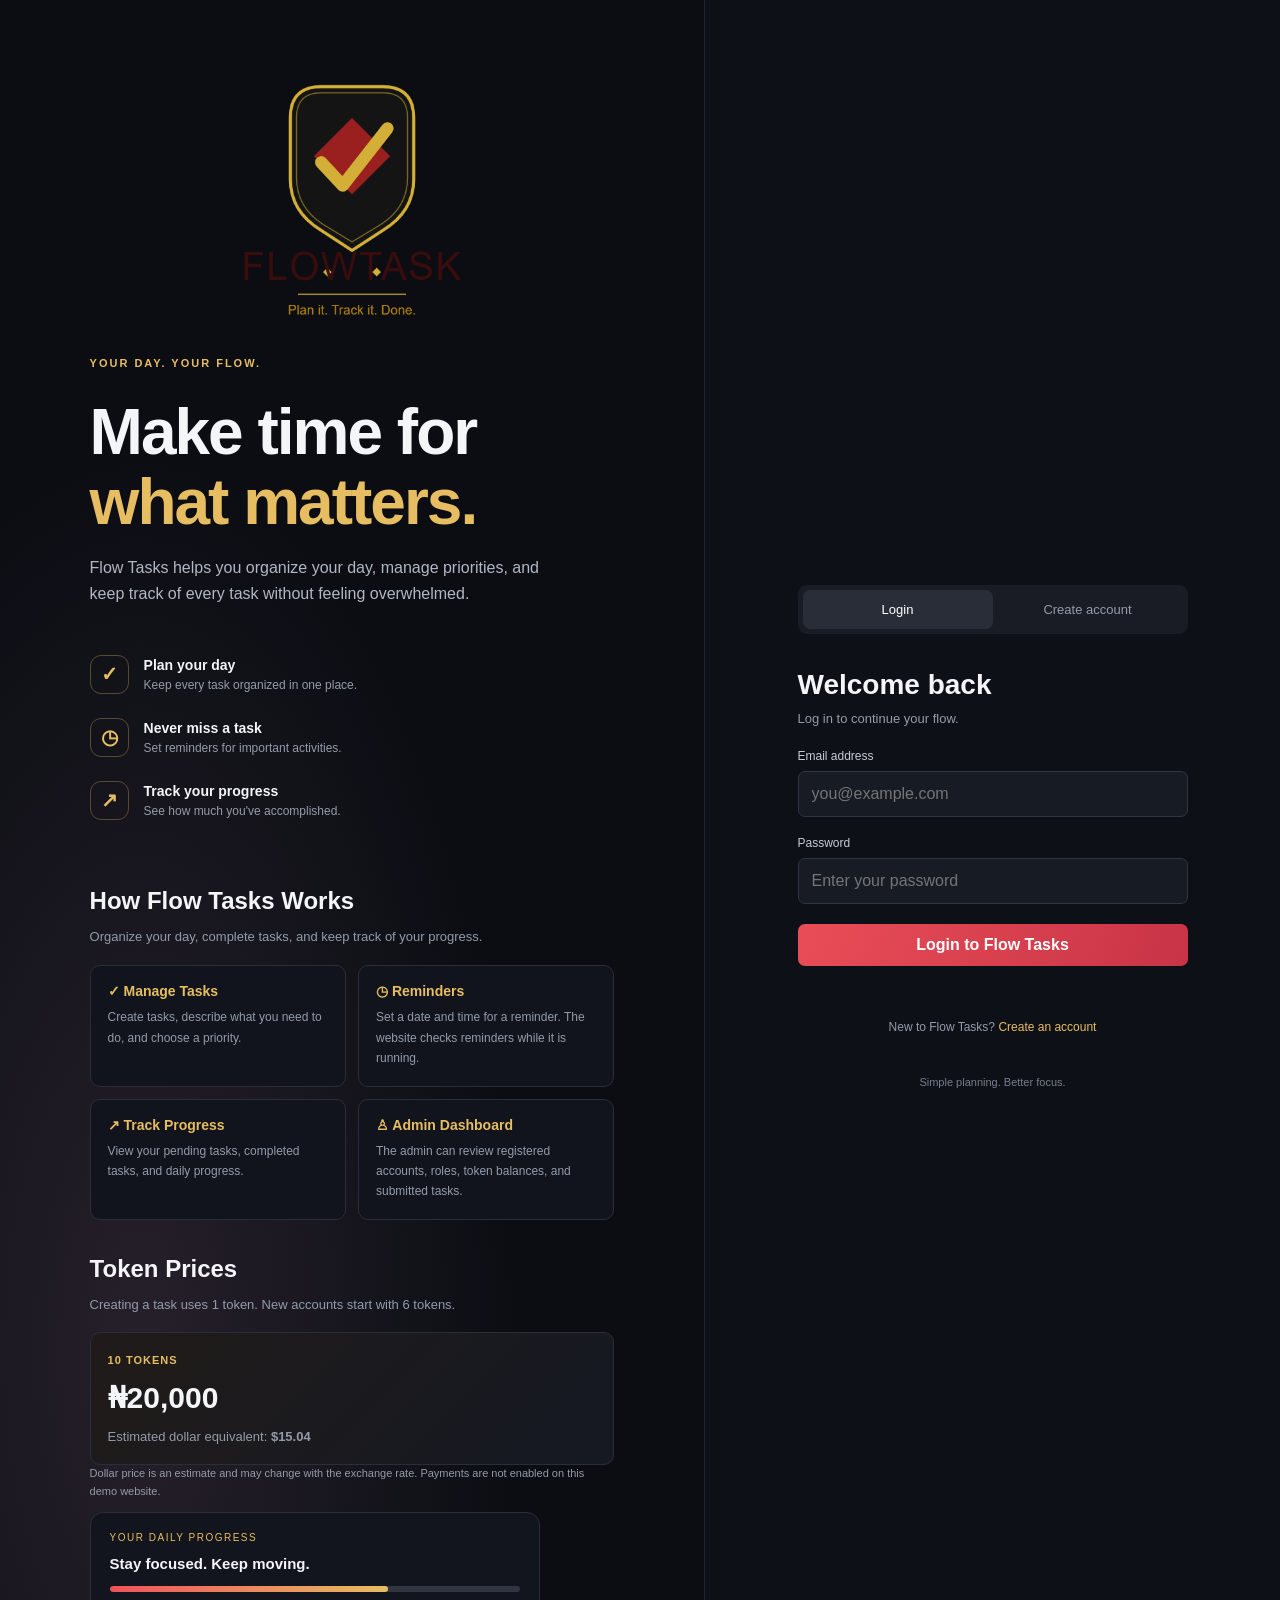
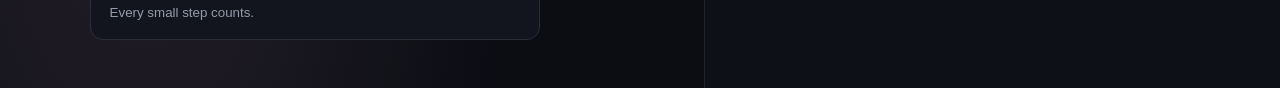
<file: index.html>
<!DOCTYPE html>
<html lang="en">
<head>
<meta charset="UTF-8">
<meta name="viewport" content="width=device-width, initial-scale=1.0">
<title>Flow Tasks</title>
<link rel="stylesheet" href="style.css">
</head>
<body>

<section id="welcome" class="welcome">
  <div class="intro">
    <div class="brand-logo">
        <img src="./image/image copy 4.png" alt="Flow Task  logo">
    </div>
    <span class="tag">YOUR DAY. YOUR FLOW.</span>
    <h1>Make time for<br><span>what matters.</span></h1>
    <p>Flow Tasks helps you organize your day, manage priorities, and keep track of every task without feeling overwhelmed.</p>

    <div class="features">
      <div><b>✓</b><span><strong>Plan your day</strong><small>Keep every task organized in one place.</small></span></div>
      <div><b>◷</b><span><strong>Never miss a task</strong><small>Set reminders for important activities.</small></span></div>
      <div><b>↗</b><span><strong>Track your progress</strong><small>See how much you've accomplished.</small></span></div>
    </div>


<section class="info-section">
  <h2>How Flow Tasks Works</h2>
  <p>Organize your day, complete tasks, and keep track of your progress.</p>

  <div class="info-grid">
    <div class="info-card">
      <h3>✓ Manage Tasks</h3>
      <p>Create tasks, describe what you need to do, and choose a priority.</p>
    </div>

    <div class="info-card">
      <h3>◷ Reminders</h3>
      <p>Set a date and time for a reminder. The website checks reminders while it is running.</p>
    </div>

    <div class="info-card">
      <h3>↗ Track Progress</h3>
      <p>View your pending tasks, completed tasks, and daily progress.</p>
    </div>

    <div class="info-card">
      <h3>♙ Admin Dashboard</h3>
      <p>The admin can review registered accounts, roles, token balances, and submitted tasks.</p>
    </div>
  </div>
</section>

<section class="pricing-section">
  <h2>Token Prices</h2>
  <p>Creating a task uses 1 token. New accounts start with 6 tokens.</p>

  <div class="price-card">
    <span>10 TOKENS</span>
    <h3>₦20,000</h3>
    <p>Estimated dollar equivalent: <strong id="tokenUsdPrice">$15.04</strong></p>
  </div>

  <p class="price-note">
    Dollar price is an estimate and may change with the exchange rate.
    Payments are not enabled on this demo website.
  </p>
</section>

    <div class="preview">
      <span>YOUR DAILY PROGRESS</span>
      <strong>Stay focused. Keep moving.</strong>
      <div class="progress"><i style="width:68%"></i></div>
      <small>Every small step counts.</small>
    </div>
  </div>

  <div class="auth-side">
    <div class="auth-box">
      <div class="mobile-brand">F <span>Flow Tasks</span></div>
      
      <div class="tabs">
        <button id="loginTab" class="tab active" onclick="switchAuth('login')">Login</button>
        <button id="signupTab" class="tab" onclick="switchAuth('signup')">Create account</button>

      </div>

      <div id="loginForm">
        <h2>Welcome back</h2>
        <p class="muted">Log in to continue your flow.</p>
        <label>Email address</label>
        <input id="loginEmail" type="email" placeholder="you@example.com" autocomplete="email">
        <label>Password</label>
        <input id="loginPassword" type="password" placeholder="Enter your password" autocomplete="current-password">
        <button class="primary full" onclick="login()">Login to Flow Tasks</button>
        <p id="loginError" class="message"></p>
        <p class="switch-text">New to Flow Tasks? <a onclick="switchAuth('signup')">Create an account</a></p>
      </div>

      <div id="signupForm" class="hidden">
        <h2>Create your account</h2>
        <p class="muted">Start planning your day today.</p>
        <label>Full name</label>
        <input id="signupName" placeholder="Your full name" autocomplete="name">
        <label>Email address</label>
        <input id="signupEmail" type="email" placeholder="you@example.com" autocomplete="email">
        <label>Password</label>
        <input id="signupPassword" type="password" placeholder="At least 6 characters" autocomplete="new-password">
        
<label>Age</label>
<input id="signupAge" type="number" placeholder="Your age" min="14">

<label>Choose Account Type</label>
<select id="signupRole" onchange="signupRoleFields()">
    <option value="user">Normal User / Worker</option>
    <option value="leader">Leader</option>
</select>

<div id="signupTeamCodeField">
    <label>Leader's Team Code</label>
    <input id="signupTeamCode" type="text" placeholder="Enter your leader's team code">
</div>

<button class="primary full" onclick="signup()">Create Account</button>
<p id="signupError" class="message"></p>
<p class="switch-text">Already have an account? <a onclick="switchAuth('login')">Login</a></p>

      </div>
    </div>
    <p class="auth-footer">Simple planning. Better focus.</p>
  </div>
</section>

<section id="app" class="app hidden">
  <aside class="sidebar">
    <div class="brand">
        <div class="logo">F</div>
        
        <b>Flow Tasks</b></div>
    
<div class="sidebar-token-pricing">
  <h3>Token Packages</h3>
  <p>Choose a package</p>
  <div class="auth-token-grid" id="authTokenGrid"></div>
</div>
    <div class="side-label">WORKSPACE</div>
   
<button class="nav active" onclick="setView('all',this)">▦ <span>All Tasks</span>
    <b id="sideTotal">0</b>
</button>

<button class="nav" onclick="setView('today',this)">◷ <span>Today</span>
</button>

<button class="nav" onclick="setView('completed',this)">✓ <span>Completed</span>
</button>

<!-- NEW WORKERS DASHBOARD BUTTON -->
<button class="nav" onclick="window.location.href='./workers.html'">
    👥 <span>Workers Dashboard</span>
</button>

<button id="adminNav" class="nav hidden" onclick="showAdmin()">♙ <span>Admin Panel</span></button>

    <div class="side-bottom">
      <div class="side-label">YOUR PROGRESS</div>
      <div class="progress-card">
        <div class="between"><span>Completed</span><b id="progressNumber">0%</b></div>
        <div class="progress"><i id="progressBar"></i></div>
        <p>Keep up the good work.</p>
      </div>
      <div class="profile">
        <div class="avatar" id="avatar">F</div>
        <div class="profile-text"><b id="profileName">User</b><small id="profileEmail"></small></div>
        <button class="logout" onclick="logout()">↪</button>
      </div>
    </div>
  </aside>

  <main class="dashboard">
    
<header class="topbar">
  <span>Workspace / <b id="crumb">All Tasks</b></span>
  <button class="primary new-task" onclick="openTask()">+ New Task</button>
</header>

<div class="auth-pricing">
  <h2>Choose Your Token Package</h2>
  <p>Pick a package that works for you.</p>
  <div class="auth-token-grid" id="authTokenGrid"></div>
</div>


    <div class="page">
      <div class="heading">
        <div><span class="tag">TASK MANAGER</span><h1 id="pageTitle">All Tasks</h1><p id="pageDescription">Plan your day and keep your flow moving.</p></div>
      </div>

      <div class="stats">
        <div class="stat"><span>Total</span><b id="totalCount">0</b><small>Tasks created</small></div>
        <div class="stat"><span>Active</span><b id="activeCount">0</b><small>Still in progress</small></div>
        <div class="stat"><span>Done</span><b id="doneCount">0</b><small>Tasks completed</small></div>
        <div class="stat"><span>Tokens</span><b id="tokenCount">6</b><small>Available to use</small></div>
      </div>

      <div class="tools">
        <input id="search" placeholder="⌕  Search tasks..." oninput="renderTasks()">
        <select id="sort" onchange="renderTasks()">
          <option value="new">Newest first</option>
          <option value="old">Oldest first</option>
          <option value="priority">Priority</option>
        </select>
      </div>

      <div id="taskList" class="task-list"></div>
      <div id="emptyState" class="empty hidden"><div>▦</div><h3>No tasks here yet</h3><p>Add a task and start making progress.</p><button class="primary" onclick="openTask()">+ Create your first task</button></div>
    </div>
  </main>
</section>

<div id="taskModal" class="modal hidden">
  <div class="modal-box">
    <div class="between"><h2>New Task</h2><button class="close" onclick="closeTask()">✕</button></div>
    <p class="muted">Add the details of your next task.</p>
    <label>Task title</label>
    <input id="newTitle" placeholder="e.g. Finish project research">
    <label>Description</label>
    <textarea id="newDescription" placeholder="What do you need to do?"></textarea>
    <label>Priority</label>
    <select id="newPriority"><option value="Low">Low</option><option value="Medium" selected>Medium</option><option value="High">High</option></select>
    <label>Reminder date and time</label>
    <input id="newTime" type="datetime-local">
    <p id="modalError" class="message"></p>
    <button class="primary full" onclick="createTask()">Save Task</button>
  </div>
</div>

<div id="adminModal" class="modal hidden">
  <div class="modal-box wide">
    <div class="between admin-heading">
      <div>
        <span class="tag">WORKSPACE ADMIN</span>
        <h2>Admin Dashboard</h2>
        <p class="muted">Manage registered accounts and review submitted tasks.</p>
      </div>
      <button class="close" onclick="closeAdmin()" aria-label="Close admin dashboard">✕</button>
    </div>

    <div class="admin-summary">
      <div class="admin-stat"><span>Registered users</span><b id="adminUserCount">0</b></div>
      <div class="admin-stat"><span>Administrators</span><b id="adminRoleCount">0</b></div>
      <div class="admin-stat"><span>Tokens in circulation</span><b id="adminTokenCount">0</b></div>
      <div class="admin-stat"><span>Submitted tasks</span><b id="adminTaskCount">0</b></div>
    </div>

    <section class="admin-section">
      <div class="between admin-section-heading">
        <div>
          <h3>Registered Users</h3>
          <p class="muted">Search accounts, update roles, and adjust token balances.</p>
        </div>
      </div>
      <div class="admin-tools">
        <input id="adminUserSearch" type="search" placeholder="Search by name or email..." oninput="renderAdminUsers()" aria-label="Search registered users">
        <select id="adminRoleFilter" onchange="renderAdminUsers()" aria-label="Filter users by role">
          <option value="all">All roles</option>
          <option value="admin">Administrators</option>
          <option value="user">Users</option>
        </select>
      </div>
      <p id="adminUserMessage" class="message" role="status" aria-live="polite"></p>
      <div id="adminUsers" class="admin-users"></div>
    </section>

    <section class="admin-section">
      <div class="between admin-section-heading">
        <div>
          <h3>Submitted Tasks</h3>
          <p class="muted">Review tasks created by all registered users.</p>
        </div>
      </div>
      <div id="adminTasks"></div>
    </section>
  </div>
</div>

<script src="script.js"></script>
</body>
</html>
</file>
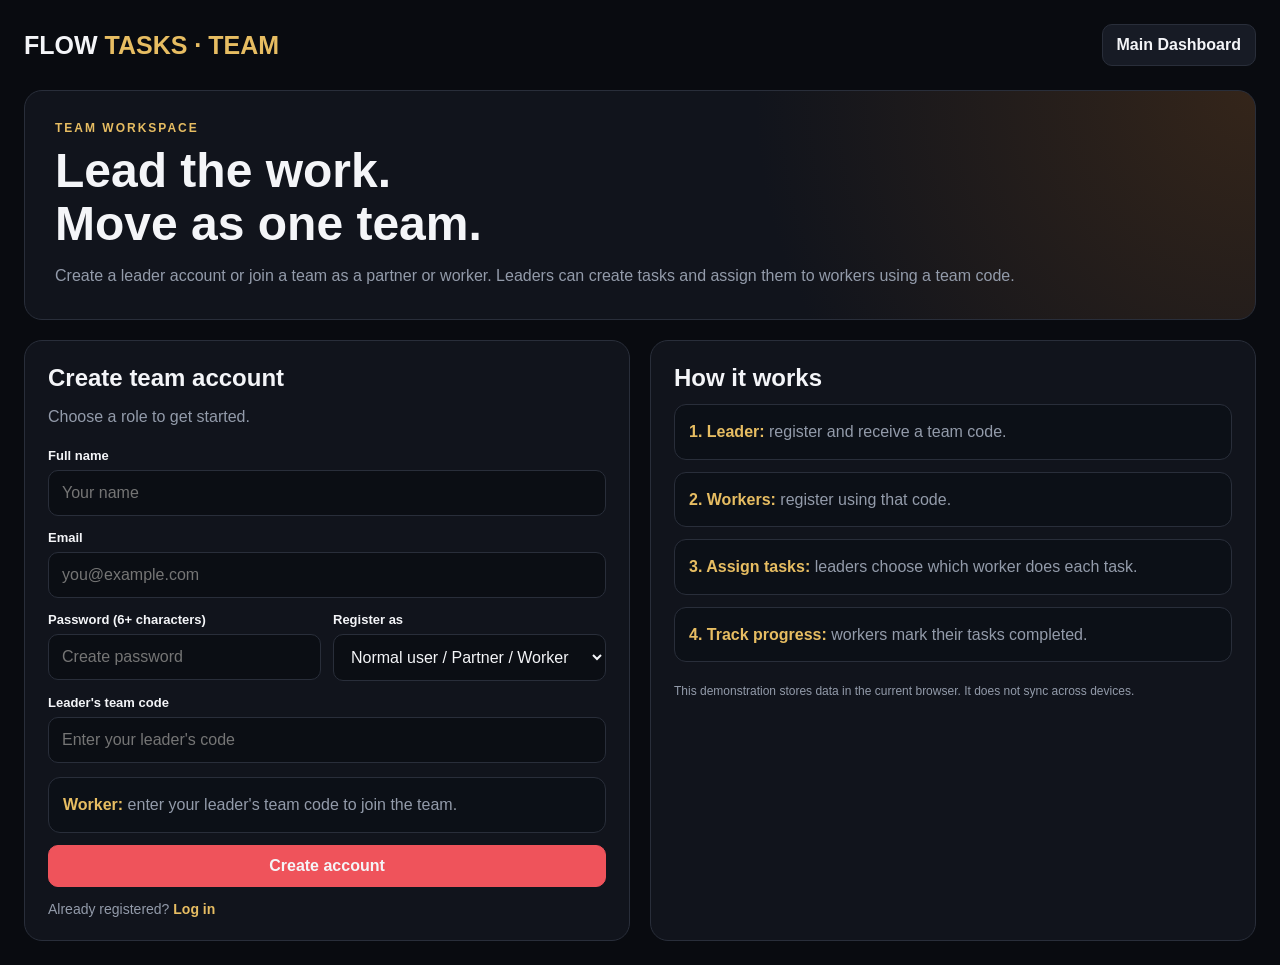
<file: workers.html>
<!doctype html>
<html lang="en">
<head>
  <meta charset="UTF-8">
  <meta name="viewport" content="width=device-width, initial-scale=1">
  <title>Flow Tasks | Workers</title>
  <link rel="stylesheet" href="workers.css">
  <script src="workers.js" defer></script>
</head>
<body>
  <main class="page">
    <header class="top">
      <div class="brand">FLOW <span>TASKS · TEAM</span></div>
      <div class="top-actions">
        <a class="btn" href="./index.html">Main Dashboard</a>
        <button id="logoutBtn" class="btn hidden"
          onclick="logout()">Log out</button>
      </div>
    </header>

    <section id="auth">
      <div class="hero">
        <div class="eyebrow">Team workspace</div>
        <h1>Lead the work.<br>Move as one team.</h1>
        <p>Create a leader account or join a team as a partner
          or worker. Leaders can create tasks and assign them
          to workers using a team code.</p>
      </div>

      <div class="grid">
        <section class="panel" id="registerPanel">
          <h2>Create team account</h2>
          <p class="sub">Choose a role to get started.</p>

          <div class="field">
            <label for="name">Full name</label>
            <input id="name" placeholder="Your name">
          </div>

          <div class="field">
            <label for="email">Email</label>
            <input id="email" type="email" placeholder="you@example.com">
          </div>

          <div class="row">
            <div class="field">
              <label for="password">Password (6+ characters)</label>
              <input id="password" type="password"
                placeholder="Create password">
            </div>

            <div class="field">
              <label for="role">Register as</label>
              <select id="role" onchange="roleFields()">
                <option value="worker">Normal user / Partner / Worker</option>
                <option value="leader">Leader / Administrator</option>
              </select>
            </div>
          </div>

          <div class="field" id="codeField">
            <label for="teamCode">Leader's team code</label>
            <input id="teamCode" placeholder="Enter your leader's code">
          </div>

          <div class="note" id="roleNote">
            <b>Worker:</b> enter your leader's team code to join the team.
          </div>

          <div class="message" id="registerMsg"></div>

          <button class="btn primary full" onclick="register()">
            Create account
          </button>

          <p class="switch">
            Already registered?
            <button class="link" onclick="showLogin()">Log in</button>
          </p>
        </section>

        <section class="panel hidden" id="loginPanel">
          <h2>Welcome back</h2>
          <p class="sub">Log in to open your team dashboard.</p>

          <div class="field">
            <label for="loginEmail">Email</label>
            <input id="loginEmail" type="email" placeholder="you@example.com">
          </div>

          <div class="field">
            <label for="loginPassword">Password</label>
            <input id="loginPassword" type="password"
              placeholder="Your password">
          </div>

          <div class="message" id="loginMsg"></div>

          <button class="btn primary full" onclick="login()">
            Log in
          </button>

          <p class="switch">
            Need an account?
            <button class="link" onclick="showRegister()">Register</button>
          </p>
        </section>

        <section class="panel">
          <h2>How it works</h2>
          <div class="note"><b>1. Leader:</b> register and receive a team code.</div>
          <div class="note"><b>2. Workers:</b> register using that code.</div>
          <div class="note"><b>3. Assign tasks:</b> leaders choose which worker does each task.</div>
          <div class="note"><b>4. Track progress:</b> workers mark their tasks completed.</div>
          <p class="foot">
            This demonstration stores data in the current browser.
            It does not sync across devices.
          </p>
        </section>
      </div>
    </section>

    <section id="dashboard" class="hidden">
      <div class="dashhead">
        <div>
          <div class="eyebrow">Flow Tasks team space</div>
          <h1 id="dashTitle">Team dashboard</h1>
          <p class="muted" id="dashSub"></p>
          <span class="badge" id="roleBadge"></span>
        </div>

        <section class="panel">
          <p class="muted">Your team code</p>
          <h2 id="codeDisplay">—</h2>
          <button class="btn small" onclick="copyCode()">Copy code</button>
        </section>
      </div>

      <div class="stats">
        <div class="stat">
          <p>Team members</p>
          <strong id="membersCount">0</strong>
        </div>
        <div class="stat">
          <p>Total tasks</p>
          <strong id="tasksCount">0</strong>
        </div>
        <div class="stat">
          <p>Pending tasks</p>
          <strong id="pendingCount">0</strong>
        </div>
        <div class="stat">
          <p>Completed tasks</p>
          <strong id="doneCount">0</strong>
        </div>
      </div>

      <div class="columns">
        <section class="panel">
          <h2 id="taskHeading">Tasks</h2>
          <div id="tasksList" class="list"></div>
        </section>

        <div class="right-column">
          <section class="panel hidden" id="createPanel">
            <h2>Create and assign task</h2>
            <p class="sub">Choose a worker and set a due date.</p>

            <div class="field">
              <label for="taskTitle">Task title</label>
              <input id="taskTitle" placeholder="Prepare weekly report">
            </div>

            <div class="field">
              <label for="taskDetails">Task details</label>
              <textarea id="taskDetails"
                placeholder="Explain what needs to be done"></textarea>
            </div>

            <div class="field">
              <label for="assignee">Assign to worker</label>
              <select id="assignee">
                <option value="">Select a worker</option>
              </select>
            </div>

            <div class="field">
              <label for="due">Due date and time</label>
              <input id="due" type="datetime-local">
            </div>

            <div class="message" id="taskMsg"></div>

            <button class="btn gold full" onclick="createTask()">
              Create task
            </button>
          </section>

          <section class="panel">
            <h2 id="peopleHeading">Team members</h2>
            <div id="peopleList" class="list"></div>
          </section>
        </div>
      </div>

      <p class="foot">
        Team data is stored separately from the original Flow Tasks dashboard.
      </p>
    </section>
  </main>
</body>
</html>
</file>
<file: style.css>
* {
  box-sizing: border-box;
}

:root {
  --background: #090b10;
  --panel: #11141c;
  --border: #292e3a;
  --gold: #e7bd62;
  --red: #ef535b;
  --text: #f4f5f8;
  --muted: #939baa;
}

body {
  margin: 0;
  background: var(--background);
  color: var(--text);
  font-family: Arial, sans-serif;
}

h1,
h2,
h3,
p {
  margin-top: 0;
}

p {
  line-height: 1.6;
}

button,
input,
textarea,
select {
  font: inherit;
}

button {
  cursor: pointer;
}

.hidden {
  display: none !important;
}

/* BRAND */

.brand {
  display: flex;
  align-items: center;
  gap: 12px;
  font-size: 20px;
}

.logo {
  width: 43px;
  height: 43px;
  display: grid;
  place-items: center;
  border-radius: 13px;
  background: linear-gradient(135deg, #f06b65, #b92e43);
  color: white;
  font-size: 25px;
  font-weight: bold;
}

.tag {
  color: var(--gold);
  font-size: 11px;
  font-weight: bold;
  letter-spacing: 2px;
}

.muted {
  color: var(--muted);
  font-size: 13px;
}

/* WELCOME PAGE */

.welcome {
  min-height: 100vh;
  display: grid;
  grid-template-columns: 1.1fr 0.9fr;
}

.intro {
  padding: 48px clamp(25px, 7vw, 105px);
  display: flex;
  flex-direction: column;
  justify-content: center;
  background:
    radial-gradient(ellipse at 20% 80%, #26202a, transparent 48%),
    #0b0d13;
}

.intro h1 {
  margin: 28px 0 18px;
  font-size: clamp(40px, 5vw, 67px);
  line-height: 1.1;
  letter-spacing: -2px;
}

.intro h1 span {
  color: var(--gold);
}

.intro > p {
  max-width: 480px;
  color: #b1b7c4;
  font-size: 16px;
}

.features {
  display: grid;
  gap: 24px;
  margin: 32px 0;
}

.features > div {
  display: flex;
  align-items: center;
  gap: 15px;
}

.features > div > b {
  width: 39px;
  height: 39px;
  display: grid;
  place-items: center;
  border: 1px solid #574934;
  border-radius: 11px;
  color: var(--gold);
  font-size: 20px;
}

.features strong,
.features small {
  display: block;
}

.features strong {
  margin-bottom: 5px;
  font-size: 14px;
}

.features small {
  color: var(--muted);
  font-size: 12px;
}

.preview {
  max-width: 450px;
  padding: 19px;
  border: 1px solid var(--border);
  border-radius: 13px;
  background: #12151d;
}

.preview span,
.preview strong,
.preview small {
  display: block;
}

.preview span {
  margin-bottom: 12px;
  color: var(--gold);
  font-size: 10px;
  letter-spacing: 1.5px;
}

.preview strong {
  margin-bottom: 14px;
  font-size: 15px;
}

.preview small {
  margin-top: 10px;
  color: var(--muted);
}

/* LOGIN AND SIGNUP */

.auth-side {
  display: flex;
  flex-direction: column;
  justify-content: center;
  align-items: center;
  padding: 35px;
  border-left: 1px solid #20232d;
  background: #0e1017;
}

.auth-box {
  width: 100%;
  max-width: 390px;
}

.tabs {
  display: flex;
  padding: 5px;
  margin-bottom: 35px;
  border-radius: 9px;
  background: #191c25;
}

.tab {
  flex: 1;
  padding: 12px;
  border: 0;
  border-radius: 7px;
  background: transparent;
  color: var(--muted);
  font-size: 13px;
}

.tab.active {
  background: #292d38;
  color: white;
}

.auth-box h2 {
  margin-bottom: 8px;
  font-size: 28px;
}

.auth-box label,
.modal-box label {
  display: block;
  margin: 19px 0 8px;
  color: #c8cbd4;
  font-size: 12px;
}

input,
textarea,
select {
  width: 100%;
  padding: 13px;
  border: 1px solid #303541;
  border-radius: 7px;
  outline: none;
  background: #171b24;
  color: white;
}

input:focus,
textarea:focus,
select:focus {
  border-color: var(--gold);
}

textarea {
  min-height: 90px;
  resize: vertical;
}

.primary {
  padding: 12px 17px;
  border: 0;
  border-radius: 7px;
  background: linear-gradient(110deg, #e94d57, #c83446);
  color: white;
  font-weight: bold;
}

.primary:hover {
  filter: brightness(1.12);
}

.full {
  width: 100%;
  margin-top: 20px;
}

.switch-text {
  margin-top: 25px;
  color: var(--muted);
  font-size: 12px;
  text-align: center;
}

.switch-text a {
  color: var(--gold);
  cursor: pointer;
}

.message {
  min-height: 15px;
  margin-top: 12px;
  color: #ff777d;
  font-size: 12px;
}

.auth-footer {
  margin-top: 25px;
  color: #777e8e;
  font-size: 11px;
}

.mobile-brand {
  display: none;
}

/* DASHBOARD LAYOUT */

.app {
  min-height: 100vh;
  grid-template-columns: 255px minmax(0, 1fr);
}

.app:not(.hidden) {
  display: grid;
}

.sidebar {
  position: sticky;
  top: 0;
  height: 100vh;
  display: flex;
  flex-direction: column;
  padding: 25px 16px;
  border-right: 1px solid var(--border);
  background: #0d1016;
   overflow-y: auto;
  min-height: 0;
}

.side-label {
  margin: 38px 12px 15px;
  color: #71798a;
  font-size: 10px;
  letter-spacing: 1.5px;
}

.nav {
  display: flex;
  align-items: center;
  gap: 12px;
  width: 100%;
  padding: 13px 12px;
  margin-bottom: 5px;
  border: 0;
  border-radius: 8px;
  background: transparent;
  color: #a5acbb;
  font-size: 13px;
  text-align: left;
}

.nav span {
  flex: 1;
}

.nav b {
  font-size: 12px;
}

.nav.active,
.nav:hover {
  background: #242833;
  color: white;
}

.nav.active {
  box-shadow: inset 3px 0 var(--red);
}

.side-bottom {
  margin-top: auto;
}

/* PROGRESS AND PROFILE */

.progress-card {
  padding: 14px;
  border: 1px solid var(--border);
  border-radius: 10px;
  background: #171b24;
}

.between {
  display: flex;
  align-items: center;
  justify-content: space-between;
  gap: 10px;
}

.progress-card span,
.progress-card b {
  font-size: 12px;
}

.progress-card b {
  color: var(--gold);
}

.progress {
  height: 6px;
  overflow: hidden;
  margin: 13px 0;
  border-radius: 10px;
  background: #303541;
}

.progress i {
  display: block;
  height: 100%;
  border-radius: 10px;
  background: linear-gradient(90deg, var(--red), var(--gold));
}

.progress-card p {
  margin: 0;
  color: var(--muted);
  font-size: 11px;
}

.profile {
  display: flex;
  align-items: center;
  gap: 10px;
  padding: 20px 2px 0;
  margin-top: 20px;
  border-top: 1px solid var(--border);
}

.avatar {
  width: 35px;
  height: 35px;
  display: grid;
  place-items: center;
  border-radius: 50%;
  background: #35303a;
  color: var(--gold);
  font-weight: bold;
}

.profile-text {
  min-width: 0;
  flex: 1;
}

.profile-text b,
.profile-text small {
  display: block;
  overflow: hidden;
  text-overflow: ellipsis;
}

.profile-text b {
  font-size: 12px;
}

.profile-text small {
  margin-top: 5px;
  color: var(--muted);
  font-size: 10px;
}

.logout,
.close {
  border: 0;
  background: transparent;
  color: var(--muted);
  font-size: 18px;
}

/* MAIN DASHBOARD */

.dashboard {
  min-width: 0;
}

.topbar {
  height: 74px;
  display: flex;
  align-items: center;
  justify-content: space-between;
  padding: 0 35px;
  border-bottom: 1px solid var(--border);
}

.topbar > span {
  color: var(--muted);
  font-size: 12px;
}

.topbar > span b {
  color: white;
}

.new-task {
  font-size: 12px;
}

.page {
  max-width: 1250px;
  padding: 35px;
  margin: auto;
}

.heading {
  display: flex;
  justify-content: space-between;
  align-items: center;
  margin-bottom: 28px;
}

.heading h1 {
  margin: 8px 0;
  font-size: 36px;
  letter-spacing: -1px;
}

.heading p {
  margin: 0;
  color: var(--muted);
  font-size: 13px;
}

/* DASHBOARD STATISTICS */

.stats {
  display: grid;
  grid-template-columns: repeat(4, minmax(0, 1fr));
  gap: 13px;
}

.stat {
  padding: 20px;
  border: 1px solid var(--border);
  border-radius: 11px;
  background: linear-gradient(145deg, #151923, #10131a);
}

.stat span,
.stat small {
  display: block;
  color: #aab1c0;
  font-size: 12px;
}

.stat b {
  display: block;
  margin: 7px 0;
  font-size: 29px;
}

.stat small {
  color: #727b8c;
  font-size: 10px;
}

/* SEARCH AND SORT */

.tools {
  display: flex;
  gap: 12px;
  margin: 20px 0;
}

.tools input {
  min-width: 0;
  flex: 1;
}

.tools select {
  width: 150px;
}

/* TASKS */

.task-list {
  display: grid;
  gap: 10px;
}

.task {
  display: flex;
  align-items: center;
  gap: 15px;
  padding: 18px;
  border: 1px solid #303644;
  border-radius: 10px;
  background: linear-gradient(110deg, #1b202b, #141821);
}

.task:hover {
  border-color: #555d6c;
}

.task-check {
  width: 22px;
  height: 22px;
  flex-shrink: 0;
  padding: 0;
  border: 2px solid #697486;
  border-radius: 50%;
  background: transparent;
  color: white;
}

.task-check.done {
  border-color: var(--red);
  background: var(--red);
}

.task-content {
  min-width: 0;
  flex: 1;
}

.task-content h3 {
  margin: 0 0 6px;
  font-size: 14px;
}

.task-content p {
  margin: 0;
  color: #aab2c0;
  font-size: 12px;
  overflow-wrap: anywhere;
}

.task-content .task-time {
  margin-top: 7px;
  color: #848d9d;
  font-size: 10px;
}

.task.completed h3 {
  color: #a0a5b0;
  text-decoration: line-through;
}

.priority {
  padding: 5px 9px;
  border-radius: 20px;
  font-size: 10px;
  font-weight: bold;
}

.priority.low {
  background: #173c35;
  color: #80dfc1;
}

.priority.medium {
  background: #493c22;
  color: #e7bd62;
}

.priority.high {
  background: #4b2731;
  color: #ff8793;
}

.delete-task {
  padding: 5px;
  border: 0;
  background: transparent;
  color: #727b8b;
  font-size: 16px;
}

.empty {
  padding: 60px 15px;
  color: var(--muted);
  text-align: center;
}

.empty > div {
  color: var(--gold);
  font-size: 38px;
}

.empty h3 {
  color: white;
}

/* TASK AND ADMIN POPUPS */

.modal {
  position: fixed;
  inset: 0;
  z-index: 5;
  display: grid;
  place-items: center;
  overflow: auto;
  padding: 18px;
  background: #000b;
}

.modal-box {
  width: 95%;
  max-width: 900px;
  max-height: 90vh;
  overflow: auto;
  padding: 30px;
  border: 1px solid #353a47;
  border-radius: 15px;
  background: #12151e;
}

.modal-box.wide {
    width: 95%;
    max-width: 1000px;
}

.modal-box h2 {
  font-size: 28px;
  margin-bottom: 12px;
}

.modal-box h3{
    font-size: 19px;
    margin-top: 28px;
}

.modal-box .between {
  margin-bottom: 10px;
}

.modal-box .full {
  margin-top: 20px;
}

/* .wide {
  max-width: 750px;
} */

.admin-row {
  padding: 18px;
  margin: 12px 0;
  /* border: 1px solid var(--border); */
  border: 1px solid #353a47;
  border-radius: 10px;
  background: #191d27;
  /* overflow-wrap: anywhere; */
}

.admin-row p {
  margin: 6px 0 0;
  color: var(--muted);
  font-size: 12px;
}

.admin-heading {
  align-items: flex-start;
  margin-bottom: 24px;
}

.admin-heading h2 {
  margin: 7px 0;
}

.admin-heading .muted,
.admin-section-heading .muted {
  margin-bottom: 0;
}

.admin-summary {
  display: grid;
  grid-template-columns: repeat(4, minmax(0, 1fr));
  gap: 12px;
  margin-bottom: 28px;
}

.admin-stat {
  padding: 17px;
  border: 1px solid var(--border);
  border-radius: 10px;
  background: linear-gradient(145deg, #191d27, #12151d);
}

.admin-stat span,
.admin-stat b {
  display: block;
}

.admin-stat span {
  color: var(--muted);
  font-size: 11px;
}

.admin-stat b {
  margin-top: 9px;
  font-size: 25px;
}

.admin-section {
  margin-top: 27px;
}

.admin-section-heading {
  align-items: flex-start;
  margin-bottom: 14px;
}

.admin-section-heading h3 {
  margin: 0 0 6px;
  font-size: 19px;
}

.admin-tools {
  display: flex;
  gap: 10px;
  margin-bottom: 10px;
}

.admin-tools input {
  min-width: 0;
  flex: 1;
}

.admin-tools select {
  width: 170px;
}

#adminUserMessage {
  margin: 0;
}

.admin-users {
  display: grid;
  gap: 9px;
}

.admin-user-row {
  display: grid;
  grid-template-columns: minmax(180px, 1fr) 130px 105px auto;
  align-items: center;
  gap: 12px;
  padding: 13px;
  border: 1px solid #353a47;
  border-radius: 10px;
  background: #191d27;
}

.admin-user-identity {
  display: flex;
  min-width: 0;
  align-items: center;
  gap: 10px;
}

.admin-user-identity > div:last-child {
  min-width: 0;
}

.admin-user-identity b,
.admin-user-identity small {
  display: block;
  overflow: hidden;
  text-overflow: ellipsis;
  white-space: nowrap;
}

.admin-user-identity b {
  font-size: 12px;
}

.admin-user-identity small {
  margin-top: 5px;
  color: var(--muted);
  font-size: 10px;
}

.admin-field span {
  display: block;
  margin-bottom: 5px;
  color: var(--muted);
  font-size: 10px;
}

.admin-field select,
.admin-field input {
  padding: 8px;
  font-size: 11px;
}

.admin-field select:disabled {
  opacity: 0.65;
}

.admin-save {
  padding: 9px 12px;
  border: 1px solid #574934;
  border-radius: 7px;
  background: #29251e;
  color: var(--gold);
  font-size: 11px;
  font-weight: bold;
}

.admin-save:hover {
  background: #383126;
}

.admin-empty {
  padding: 20px;
  border: 1px dashed #353a47;
  border-radius: 10px;
  color: var(--muted);
  font-size: 13px;
  text-align: center;
}

/* TABLETS */

@media (max-width: 900px) {
  .welcome {
    grid-template-columns: 1fr;
  }

  .intro {
    padding: 35px 8vw;
  }

  .intro h1 {
    font-size: 48px;
  }

  .features {
    gap: 15px;
  }

  .preview {
    max-width: none;
  }

  .auth-side {
    padding: 35px 20px;
    border-top: 1px solid var(--border);
    border-left: 0;
  }

  .mobile-brand {
    display: flex;
    align-items: center;
    gap: 10px;
    margin-bottom: 30px;
    color: var(--gold);
    font-size: 20px;
  }

  .app {
    grid-template-columns: 200px minmax(0, 1fr);
  }

  .sidebar {
    padding: 18px 10px;
  }

  .page {
    padding: 25px 18px;
  }

  .topbar {
    padding: 0 18px;
  }

  .stats {
    grid-template-columns: repeat(2, minmax(0, 1fr));
  }
}

/* MOBILE PHONES */

@media (max-width: 560px) {
    .modal-box,
    .modal-box.wide {
        width: 100%;
        padding: 18px;
    }
}

@media (max-width: 560px) {
  .app:not(.hidden) {
    display: flex;
    flex-direction: column;
  }

  .sidebar {
    position: static;
    display: block;
    height: auto;
    padding: 12px;
  }

  .sidebar > .brand {
    margin-bottom: 12px;
  }

  .sidebar > .side-label,
  .side-bottom {
    display: none;
  }

  .sidebar > .nav {
    display: inline-flex;
    width: auto;
    padding: 10px;
    margin: 2px;
    font-size: 11px;
  }

  .nav span {
    flex: initial;
  }

  .nav b {
    display: none;
  }

  .topbar {
    height: 60px;
    padding: 0 13px;
  }

  .topbar > span {
    font-size: 10px;
  }

  .new-task {
    padding: 10px;
    font-size: 11px;
  }

  .page {
    padding: 23px 13px;
  }

  .heading h1 {
    font-size: 30px;
  }

  .heading p {
    font-size: 12px;
  }

  .stats {
    gap: 8px;
  }

  .stat {
    padding: 14px;
  }

  .stat b {
    font-size: 24px;
  }

  .tools {
    gap: 7px;
  }

  .tools select {
    width: 115px;
    padding: 10px 5px;
    font-size: 11px;
  }

  .tools input {
    padding: 10px;
    font-size: 12px;
  }

  .task {
    gap: 9px;
    padding: 12px;
  }

  .task-content h3 {
    font-size: 12px;
  }

  .task-content p {
    font-size: 11px;
  }

  .priority {
    padding: 4px 6px;
    font-size: 9px;
  }

  .delete-task {
    font-size: 13px;
  }

  .intro h1 {
    font-size: 43px;
  }

  .auth-side {
    padding: 28px 18px;
  }
}

/* VERY SMALL PHONES */

@media (max-width: 320px) {
  .intro {
    padding: 25px 18px;
  }

  .intro h1 {
    font-size: 37px;
  }

  .sidebar > .nav {
    gap: 5px;
    padding: 8px 6px;
  }

  .page {
    padding: 18px 9px;
  }

  .stat {
    padding: 10px;
  }

  .stat b {
    font-size: 21px;
  }

  .task {
    gap: 6px;
    padding: 9px;
  }

  .priority {
    font-size: 8px;
  }

  .task-content h3 {
    font-size: 11px;
  }

  .tools select {
    width: 100px;
  }

  .topbar > span {
    max-width: 130px;
  }
}

.admin-info {
  margin: 25px 0;
}

.admin-info > p {
  color: #aab2c0;
  font-size: 14px;
  line-height: 1.8;
}

.admin-cards {
  display: grid;
  grid-template-columns: repeat(2, minmax(0, 1fr));
  gap: 15px;
  margin-top: 18px;
}

.admin-card {
  padding: 20px;
  border: 1px solid #353a47;
  border-radius: 10px;
  background: #191d27;
}

.admin-card h4 {
  margin: 0 0 10px;
  color: #e7bd62;
  font-size: 16px;
}

.admin-card p {
  margin: 0;
  color: #aab2c0;
  font-size: 13px;
  line-height: 1.7;
}

@media (max-width: 560px) {
  .admin-cards {
    grid-template-columns: 1fr;
  }

  .admin-summary {
    grid-template-columns: repeat(2, minmax(0, 1fr));
  }

  .admin-tools {
    flex-direction: column;
  }

  .admin-tools select {
    width: 100%;
  }

  .admin-user-row {
    grid-template-columns: minmax(0, 1fr) minmax(82px, 105px);
    gap: 10px;
  }

  .admin-user-identity {
    grid-column: 1 / -1;
  }

  .admin-token-field {
    grid-column: 1;
  }

  .admin-save {
    grid-column: 2;
    grid-row: 2;
    align-self: end;
  }
}


#adminModal .modal-box {
  width: min(1100px, 96vw);
  max-width: 1100px;
  max-height: 92vh;
  padding: 35px;
  overflow-y: auto;
}

#adminModal .modal-box h2 {
  font-size: 32px;
}

#adminModal .modal-box h3 {
  font-size: 20px;
}

@media (max-width: 560px) {
  #adminModal .modal-box {
    width: 100%;
    max-height: 95vh;
    padding: 18px;
  }
}



.info-section,
.pricing-section {
  margin-top: 35px;
}

.info-section h2,
.pricing-section h2 {
  margin-bottom: 12px;
  font-size: 24px;
}

.info-section > p,
.pricing-section > p {
  color: var(--muted);
  font-size: 13px;
}

.info-grid {
  display: grid;
  grid-template-columns: repeat(2, minmax(0, 1fr));
  gap: 12px;
  margin-top: 18px;
}

.info-card,
.price-card {
  padding: 17px;
  border: 1px solid var(--border);
  border-radius: 10px;
  background: var(--panel);
}

.info-card h3 {
  margin: 0 0 8px;
  color: var(--gold);
  font-size: 14px;
}

.info-card p {
  margin: 0;
  color: var(--muted);
  font-size: 12px;
  line-height: 1.7;
}

.price-card {
  margin-top: 16px;
  background: linear-gradient(135deg, #201b19, #151923);
}

.price-card span {
  color: var(--gold);
  font-size: 11px;
  font-weight: bold;
  letter-spacing: 1px;
}

.price-card h3 {
  margin: 12px 0;
  font-size: 30px;
}

.price-card p {
  margin: 0;
  color: var(--muted);
  font-size: 13px;
}

.price-note {
  font-size: 11px !important;
}

@media (max-width: 560px) {
  .info-grid {
    grid-template-columns: 1fr;
  }
}


.auth-pricing {
  margin-bottom: 25px;
}

.auth-pricing h2 {
  font-size: 22px;
  margin-bottom: 8px;
}

.auth-pricing > p {
  color: var(--muted);
  font-size: 13px;
  margin-bottom: 15px;
}

.auth-token-grid {
  display: grid;
  grid-template-columns: repeat(3, minmax(0, 1fr));
  gap: 10px;
  max-height: 320px;
  overflow-y: auto;
  padding: 3px;
}

.auth-token-card {
  background: var(--panel);
  border: 1px solid var(--border);
  border-radius: 10px;
  padding: 12px 6px;
  text-align: center;
}

.auth-token-card h3 {
  font-size: 13px;
  margin-bottom: 8px;
}

.auth-token-card strong {
  color: var(--gold);
  font-size: 15px;
}

.auth-token-card p {
  color: var(--muted);
  font-size: 12px;
  margin-top: 5px;
}

@media (max-width: 560px) {
  .auth-token-grid {
    grid-template-columns: repeat(2, minmax(0, 1fr));
  }
}


.sidebar-token-pricing {
  margin: 20px 0;
  padding: 12px;
  background: var(--panel);
  border: 1px solid var(--border);
  border-radius: 10px;
}

.sidebar-token-pricing h3 {
  font-size: 15px;
  margin-bottom: 5px;
}

.sidebar-token-pricing > p {
  font-size: 12px;
  color: var(--muted);
  margin-bottom: 10px;
}

.sidebar-token-pricing .auth-token-grid {
  grid-template-columns: repeat(2, minmax(0, 1fr));
  gap: 7px;
  max-height: 240px;
  overflow-y: auto;
}

.sidebar-token-pricing .auth-token-card {
  padding: 9px 4px;
  overflow-wrap: anywhere;
}

.sidebar-token-pricing .auth-token-card h3 {
  font-size: 11px;
}

.sidebar-token-pricing .auth-token-card strong {
  font-size: 12px;
}

.sidebar-token-pricing .auth-token-card p {
  font-size: 10px;
}


.sidebar-token-pricing {
  flex-shrink: 0;
}

.sidebar-token-pricing .auth-token-grid {
  grid-template-columns: repeat(2, minmax(0, 1fr));
  max-height: 220px;
  overflow-y: auto;
  scrollbar-width: thin;
}

.sidebar-token-pricing .auth-token-card {
  min-width: 0;
}

.sidebar-token-pricing .auth-token-card strong {
  font-size: 11px;
}

@media (max-width: 560px) {
  .sidebar-token-pricing {
    margin: 10px 0;
  }

  .sidebar-token-pricing .auth-token-grid {
    max-height: 160px;
  }
}

.brand-logo img {
  width: 100%;
  height: 100%;
  object-fit: contain;
  display: block;
}


.auth-box select {
  width: 100%;
  padding: 13px 14px;
  border: 1px solid var(--border);
  border-radius: 12px;
  background: var(--panel);
  color: var(--text);
  font: inherit;
  margin: 8px 0 16px;
}
</file>
<file: workers.css>
:root {
  --bg: #090b10;
  --panel: #11141c;
  --panel2: #171b25;
  --line: #292e3a;
  --gold: #e7bd62;
  --red: #ef535b;
  --text: #f4f5f8;
  --muted: #939baa;
  --green: #65d6a1;
}

* {
  box-sizing: border-box;
  margin: 0;
  padding: 0;
}

body {
  background: var(--bg);
  color: var(--text);
  font: 16px Arial, sans-serif;
}

button, input, select, textarea {
  font: inherit;
}

button {
  cursor: pointer;
}

.hidden {
  display: none !important;
}

.page {
  max-width: 1400px;
  margin: auto;
  padding: 24px;
}

.top, .top-actions, .dashhead {
  display: flex;
  justify-content: space-between;
  align-items: center;
  gap: 15px;
  flex-wrap: wrap;
}

.top {
  margin-bottom: 24px;
}

.brand {
  font-size: 25px;
  font-weight: 900;
}

.brand span {
  color: var(--gold);
}

.btn {
  display: inline-block;
  border: 1px solid var(--line);
  background: var(--panel2);
  color: var(--text);
  border-radius: 10px;
  padding: 11px 14px;
  font-weight: 800;
  text-decoration: none;
}

.primary {
  background: var(--red);
  border-color: var(--red);
}

.gold {
  background: var(--gold);
  border-color: var(--gold);
  color: #17130a;
}

.full {
  width: 100%;
}

.hero, .panel, .stat {
  background: var(--panel);
  border: 1px solid var(--line);
  border-radius: 18px;
}

.hero {
  padding: 30px;
  margin-bottom: 20px;
  background:
    radial-gradient(circle at top right, #34251a, transparent 40%),
    var(--panel);
}

.eyebrow {
  color: var(--gold);
  font-size: 12px;
  font-weight: 900;
  letter-spacing: 2px;
  text-transform: uppercase;
  margin-bottom: 10px;
}

h1 {
  font-size: clamp(30px, 5vw, 48px);
  line-height: 1.1;
  margin-bottom: 12px;
}

.hero p, .muted, .sub, .foot {
  color: var(--muted);
  line-height: 1.65;
}

.grid {
  display: grid;
  grid-template-columns: 1fr 1fr;
  gap: 20px;
}

.panel {
  padding: 23px;
  min-width: 0;
}

.panel h2 {
  font-size: 24px;
  margin-bottom: 12px;
}

.sub {
  margin-bottom: 18px;
}

.field {
  margin-bottom: 14px;
}

.field label {
  display: block;
  font-size: 13px;
  font-weight: 800;
  margin-bottom: 7px;
}

.field input, .field select, .field textarea {
  width: 100%;
  background: #0b0e14;
  color: var(--text);
  border: 1px solid var(--line);
  border-radius: 10px;
  padding: 13px;
  outline: none;
}

.field input:focus, .field select:focus, .field textarea:focus {
  border-color: var(--gold);
}

.field textarea {
  min-height: 90px;
  resize: vertical;
}

.row {
  display: grid;
  grid-template-columns: 1fr 1fr;
  gap: 12px;
}

.message {
  font-size: 13px;
  line-height: 1.5;
  margin: 8px 0 12px;
  color: var(--red);
}

.switch {
  margin-top: 14px;
  color: var(--muted);
  font-size: 14px;
}

.link {
  border: 0;
  background: none;
  color: var(--gold);
  font-weight: 800;
}

.note {
  padding: 14px;
  background: #0c1017;
  border: 1px solid var(--line);
  border-radius: 12px;
  color: var(--muted);
  line-height: 1.6;
  margin: 12px 0;
}

.note b {
  color: var(--gold);
}

.dashhead {
  align-items: flex-start;
  margin-bottom: 20px;
}

.dashhead h1 {
  font-size: clamp(28px, 4vw, 42px);
}

.badge {
  display: inline-block;
  background: #302817;
  border: 1px solid #6c5428;
  color: var(--gold);
  padding: 8px 12px;
  border-radius: 30px;
  font-size: 12px;
  font-weight: 900;
  margin-top: 8px;
}

.stats {
  display: grid;
  grid-template-columns: repeat(4, minmax(0, 1fr));
  gap: 12px;
  margin-bottom: 20px;
}

.stat {
  padding: 18px;
}

.stat p {
  font-size: 13px;
  color: var(--muted);
  font-weight: 700;
  margin-bottom: 10px;
}

.stat strong {
  font-size: 32px;
  overflow-wrap: anywhere;
}

.columns {
  display: grid;
  grid-template-columns: 1.2fr 0.8fr;
  gap: 20px;
  align-items: start;
}

.right-column, .list {
  display: grid;
  gap: 12px;
}

.right-column {
  gap: 20px;
}

.item {
  background: #0c0f16;
  border: 1px solid var(--line);
  border-radius: 12px;
  padding: 15px;
  overflow-wrap: anywhere;
}

.itemtop {
  display: flex;
  justify-content: space-between;
  gap: 12px;
  margin-bottom: 8px;
}

.item h3 {
  font-size: 16px;
  margin-bottom: 6px;
}

.item p {
  font-size: 13px;
  line-height: 1.6;
  color: var(--muted);
}

.meta {
  color: var(--gold) !important;
  margin-top: 8px;
  font-weight: 700;
}

.status {
  background: #202631;
  padding: 6px 9px;
  border-radius: 20px;
  font-size: 11px;
  font-weight: 900;
  white-space: nowrap;
  height: max-content;
}

.done {
  background: #153629;
  color: var(--green);
}

.empty {
  border: 1px dashed var(--line);
  padding: 20px;
  border-radius: 12px;
  text-align: center;
  color: var(--muted);
  line-height: 1.6;
}

.small {
  font-size: 12px;
  padding: 8px 10px;
}

.foot {
  font-size: 12px;
  margin-top: 20px;
}

@media (max-width: 850px) {
  .grid, .columns {
    grid-template-columns: 1fr;
  }

  .stats {
    grid-template-columns: repeat(2, minmax(0, 1fr));
  }
}

@media (max-width: 560px) {
  .page {
    padding: 13px;
  }

  .hero, .panel {
    padding: 18px;
  }

  .row {
    grid-template-columns: 1fr;
    gap: 0;
  }

  .stat {
    padding: 13px;
  }

  .stat strong {
    font-size: 26px;
  }

  .brand {
    font-size: 21px;
  }
}
</file>
